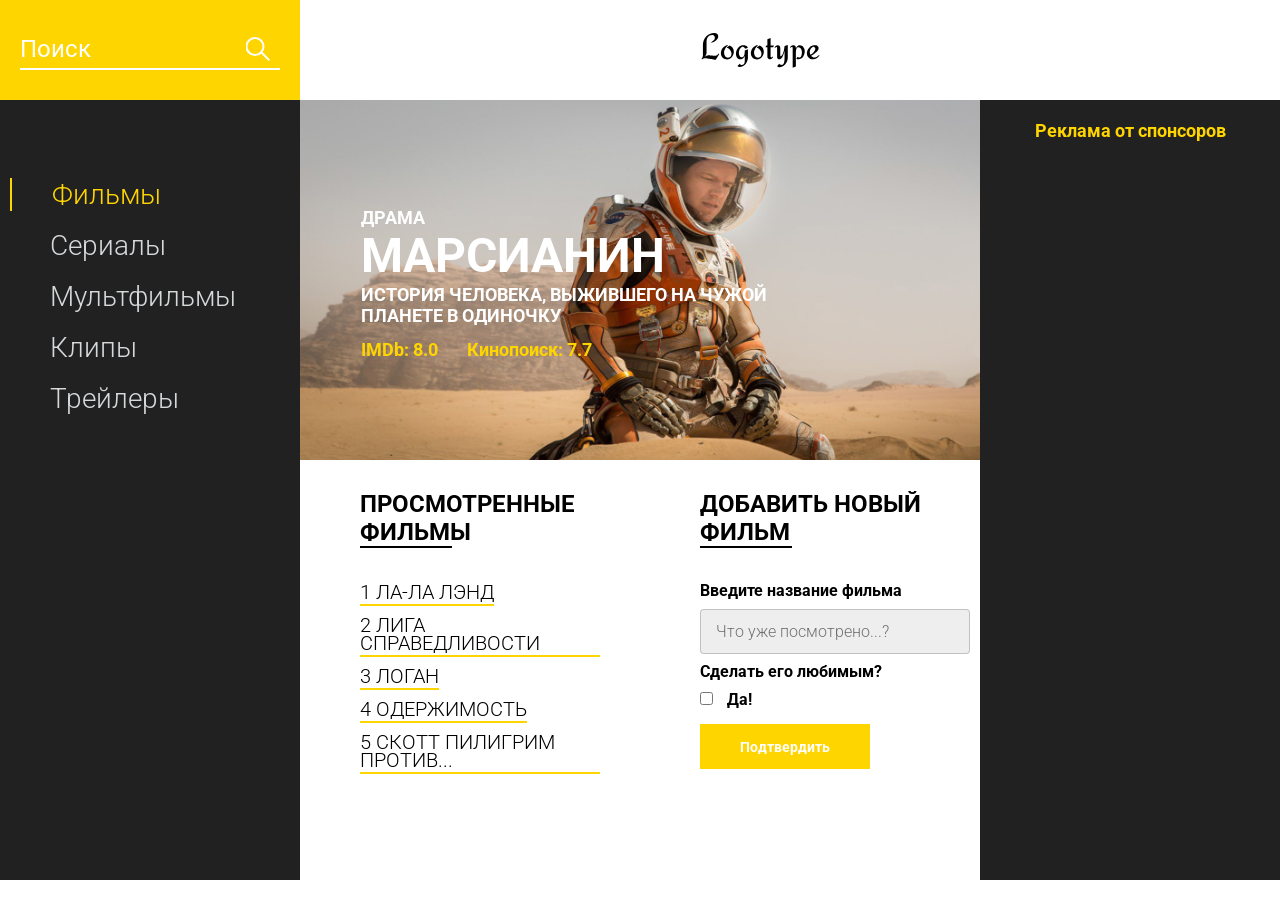
<file: 30_project_mDB/index.html>
<!DOCTYPE html>
<html lang="en">
<head>
    <meta charset="UTF-8">
    <meta name="viewport" content="width=device-width, initial-scale=1.0">
    <title>Movie DB</title>
    <link href="https://fonts.googleapis.com/css?family=Roboto:300,400,700&display=swap&subset=cyrillic-ext" rel="stylesheet">
    <link rel="stylesheet" href="css/style.min.css">
</head>
<body>
    <header class="header">
        <div class="header__search">
            <form action="#">
                <input type="text" placeholder="Поиск">
            </form>
        </div>
        <div class="header__logo">
            <img src="icons/Logotype.svg" alt="logo">
        </div>
    </header>
    <main class="promo">
        <div class="promo__menu">
            <nav class="promo__menu-list">
                <ul>
                    <li><a class="promo__menu-item promo__menu-item_active" href="#">Фильмы</a></li>
                    <li><a class="promo__menu-item" href="#">Сериалы</a></li>
                    <li><a class="promo__menu-item" href="#">Мультфильмы</a></li>
                    <li><a class="promo__menu-item" href="#">Клипы</a></li>
                    <li><a class="promo__menu-item" href="#">Трейлеры</a></li>
                </ul>
            </nav>
        </div>
        <div class="promo__content">
            <div class="promo__bg">
                <div class="promo__genre">КОМЕДИЯ</div>
                <div class="promo__title">МАРСИАНИН</div>
                <div class="promo__descr">ИСТОРИЯ ЧЕЛОВЕКА, ВЫЖИВШЕГО НА ЧУЖОЙ ПЛАНЕТЕ В ОДИНОЧКУ</div>
                <div class="promo__ratings">
                    <span>IMDb: 8.0</span>
                    <span>Кинопоиск: 7.7</span>
                </div>
            </div>
            <div class="promo__interactive">
                <div>
                    <div class="promo__interactive-title">ПРОСМОТРЕННЫЕ ФИЛЬМЫ</div>
                    <ul class="promo__interactive-list">
                        <li class="promo__interactive-item">ЛОГАН
                            <div class="delete"></div>
                        </li>
                        <li class="promo__interactive-item">ЛИГА СПРАВЕДЛИВОСТИ
                            <div class="delete"></div>
                        </li>
                        <li class="promo__interactive-item">ЛА-ЛА ЛЭНД
                            <div class="delete"></div>
                        </li>
                        <li class="promo__interactive-item">ОДЕРЖИМОСТЬ
                            <div class="delete"></div>
                        </li>
                        <li class="promo__interactive-item">СКОТТ ПИЛИГРИМ ПРОТИВ...
                            <div class="delete"></div>
                        </li>
                    </ul>
                </div>
                <div>
                    <form class="add">
                        <div class="promo__interactive-title">ДОБАВИТЬ НОВЫЙ ФИЛЬМ</div>
                        <span>Введите название фильма</span>
                        <input class="adding__input" type="text" placeholder="Что уже посмотрено...?">
                        <span>Сделать его любимым?</span>
                        <input type="checkbox">
                        <span class="yes">Да!</span>
                        <button>Подтвердить</button>
                    </form>
                </div>
            </div>
        </div>
        <div class="promo__adv">
            <div class="promo__adv-title">Реклама от спонсоров</div>
            <img src="img/content_1.jpg" alt="some picture">
            <img src="img/content_2.jpg" alt="some picture">
            <img src="img/content_3.png" alt="some picture">
        </div>
    </main>

    <script src="js/script.js"></script>
</body>
</html>
</file>
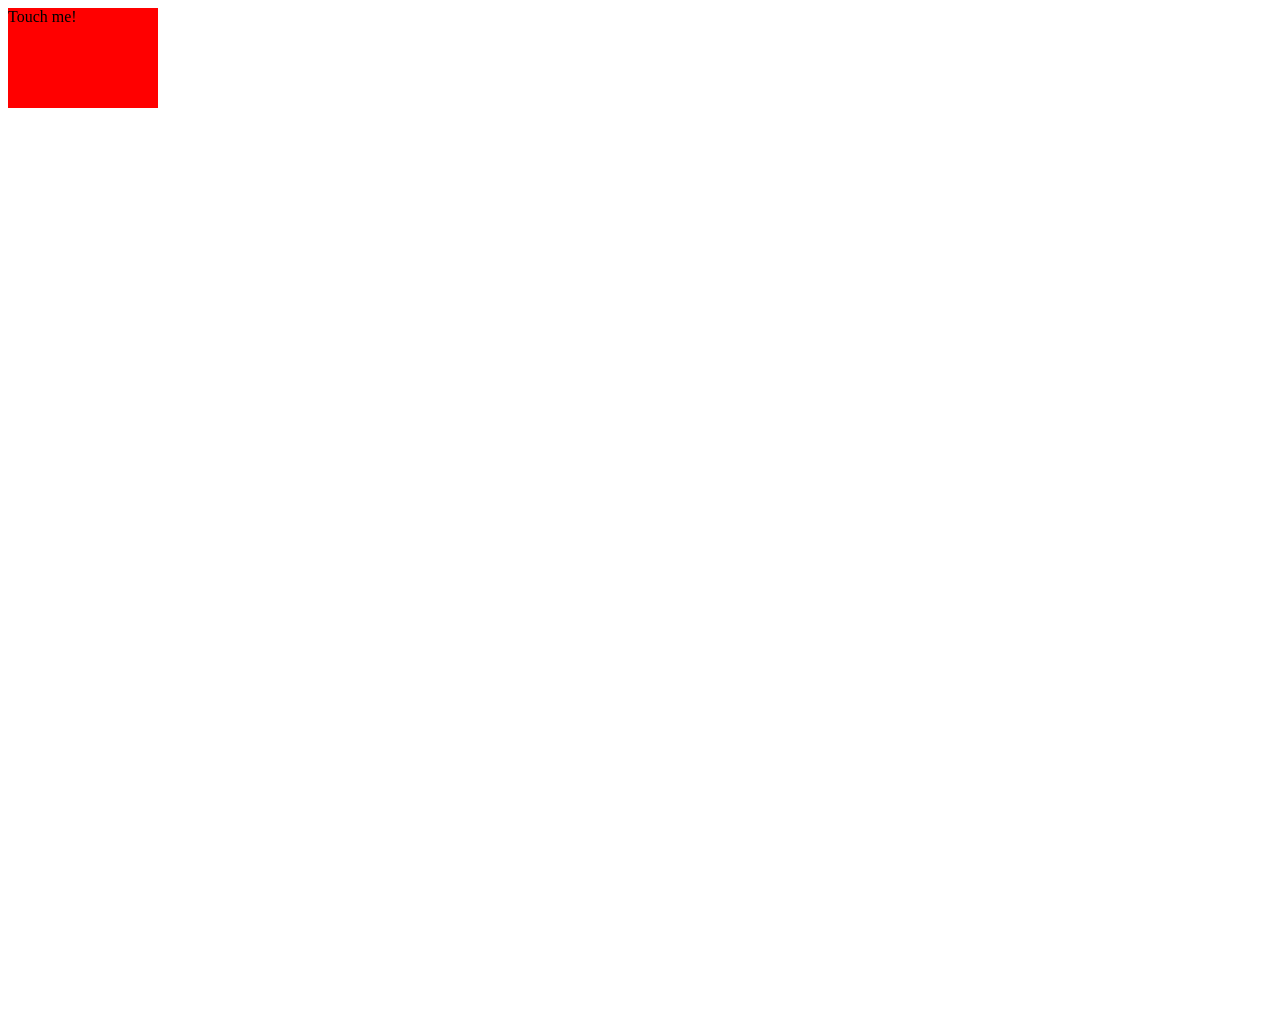
<file: 34_Mobile_device/index.html>
<!DOCTYPE html>
<html lang="en">
<head>
	<meta charset="UTF-8">
	<meta name="viewport" content="width=device-width, initial-scale=1, shrink-to-fit=no">
	<title>Document</title>
	<style>
		body {
			height: 1000px;
		}
		.box {
			width: 150px;
			height: 100px;
			background-color: red;
		}
	</style>
</head>
<body>
	
	<div class="box">
		Touch me!
	</div>

	<script src="34_Mobil_Device.js"></script>
</body>
</html>
</file>
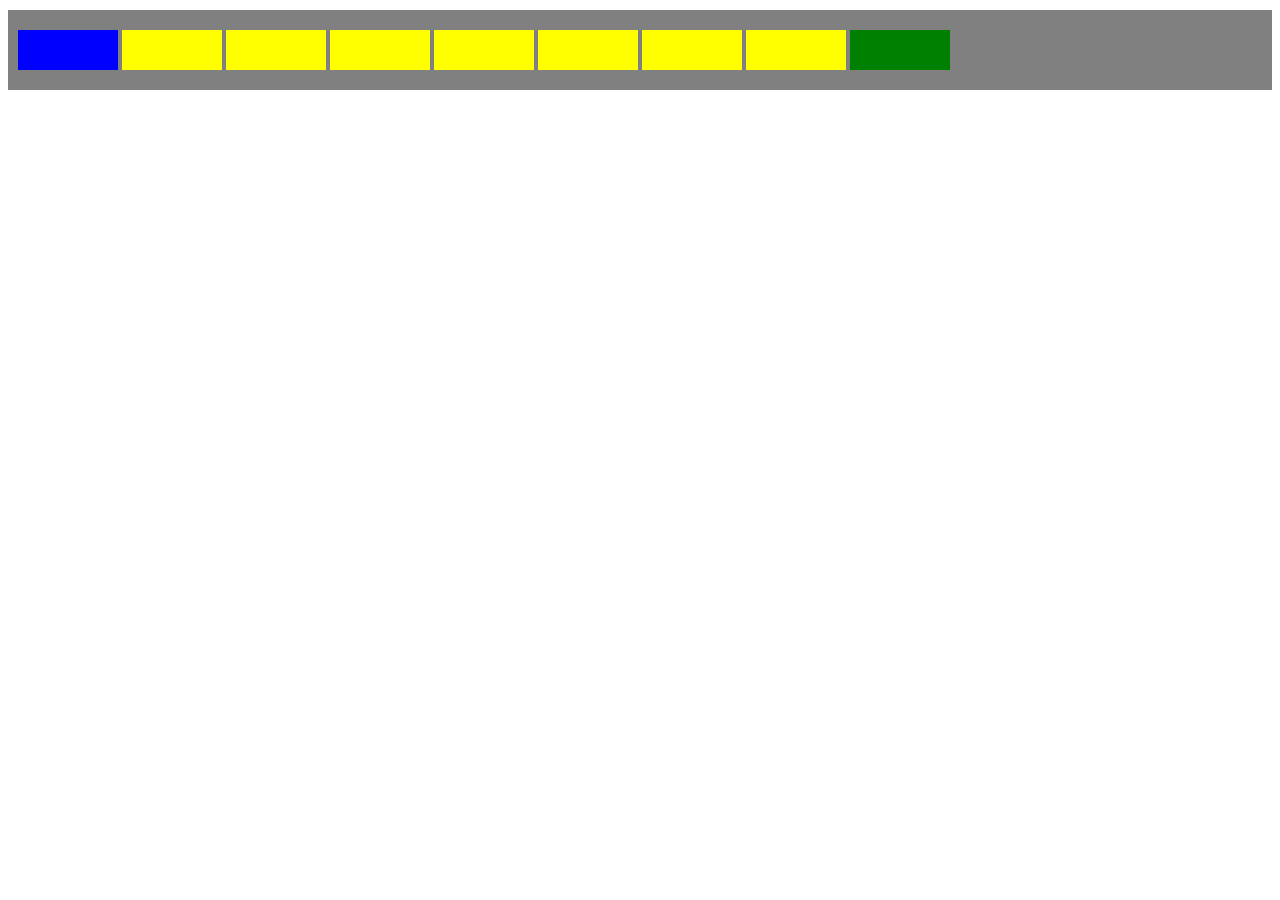
<file: 37/index.html>
<!DOCTYPE html>
<html lang="ru">
  <head>
    <meta charset="utf-8">
    <meta http-equiv="X-UA-Compatible" content="IE=edge">
   	<title>JavaScript</title>
   	<link rel="stylesheet" href="style.css">
  </head>
  <body>

    <div id="first" class="btn-block">
      <button class="blue some"></button>
      <button></button>
      <button></button>
      <button></button>
      <button></button>
      <button></button>
      <button></button>
      <button></button>
    </div>
    
	<script src="script.js"></script>
  </body>
</html>
</file>
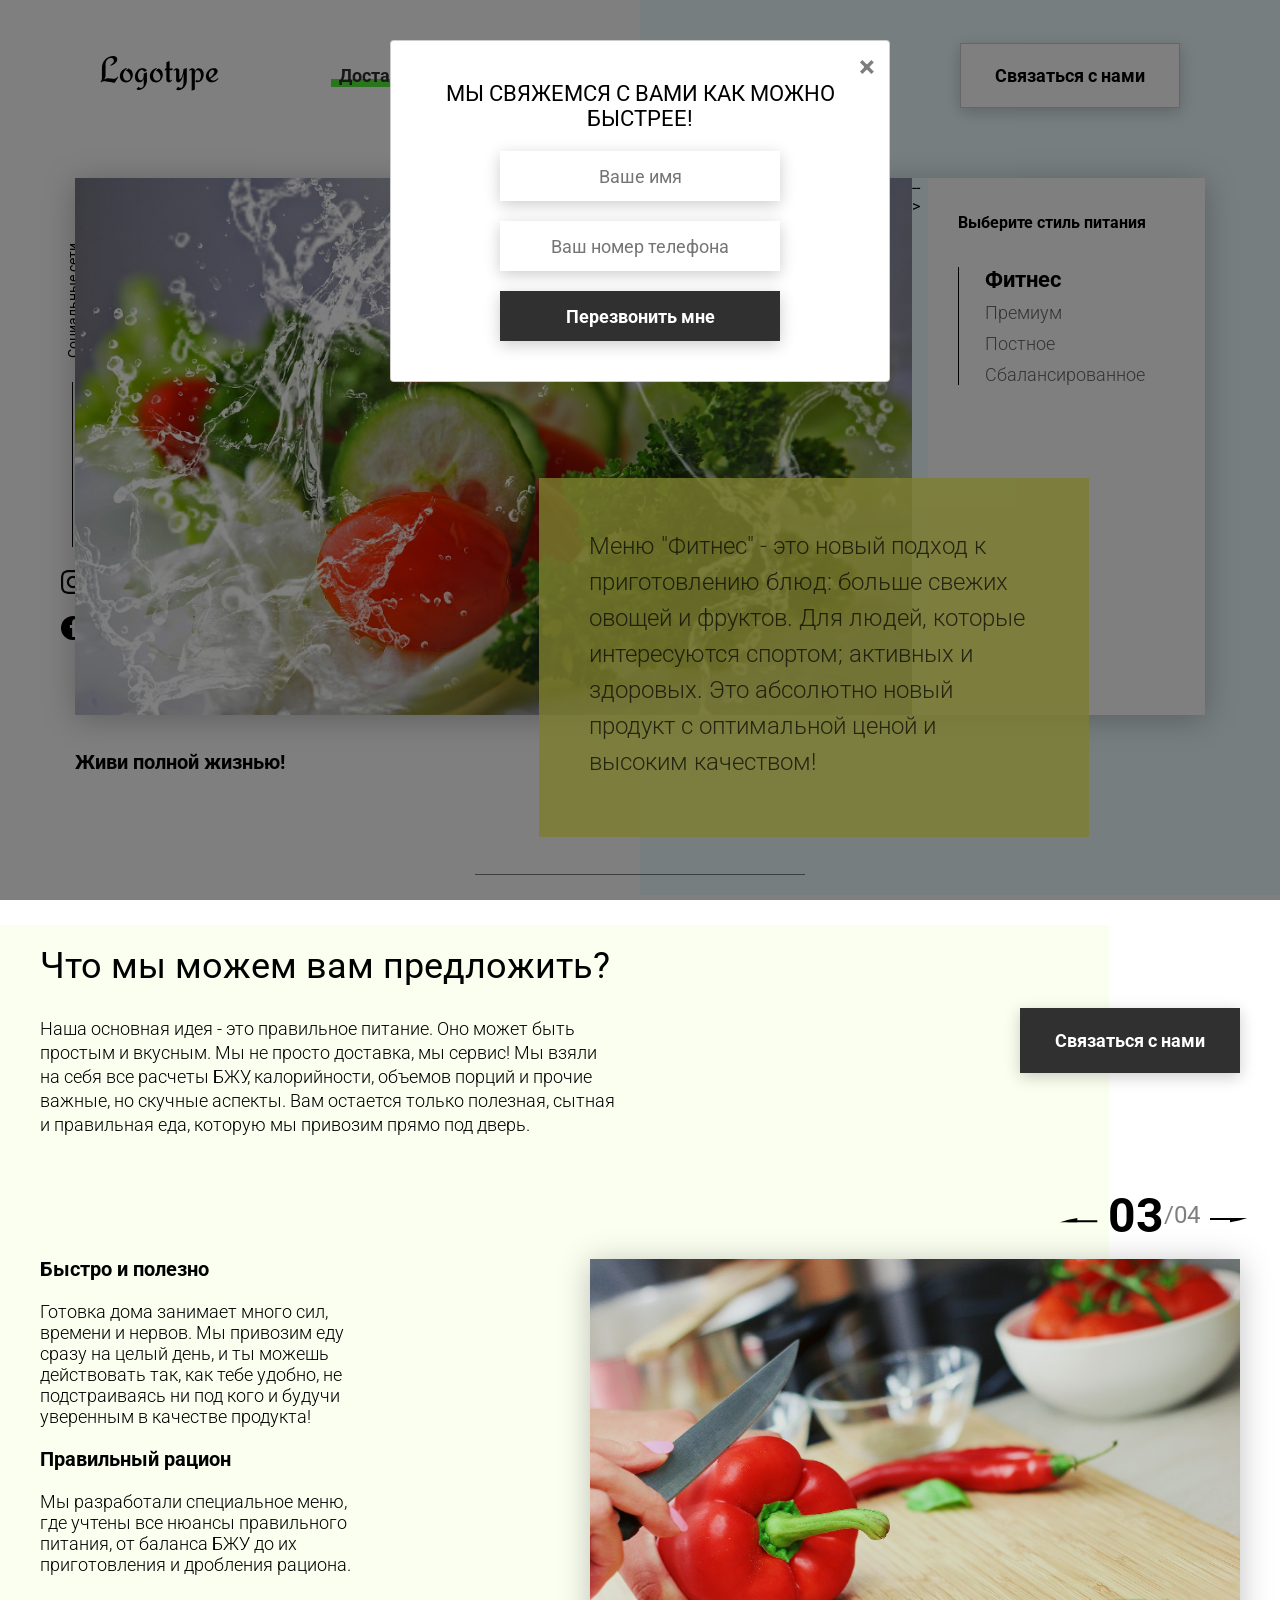
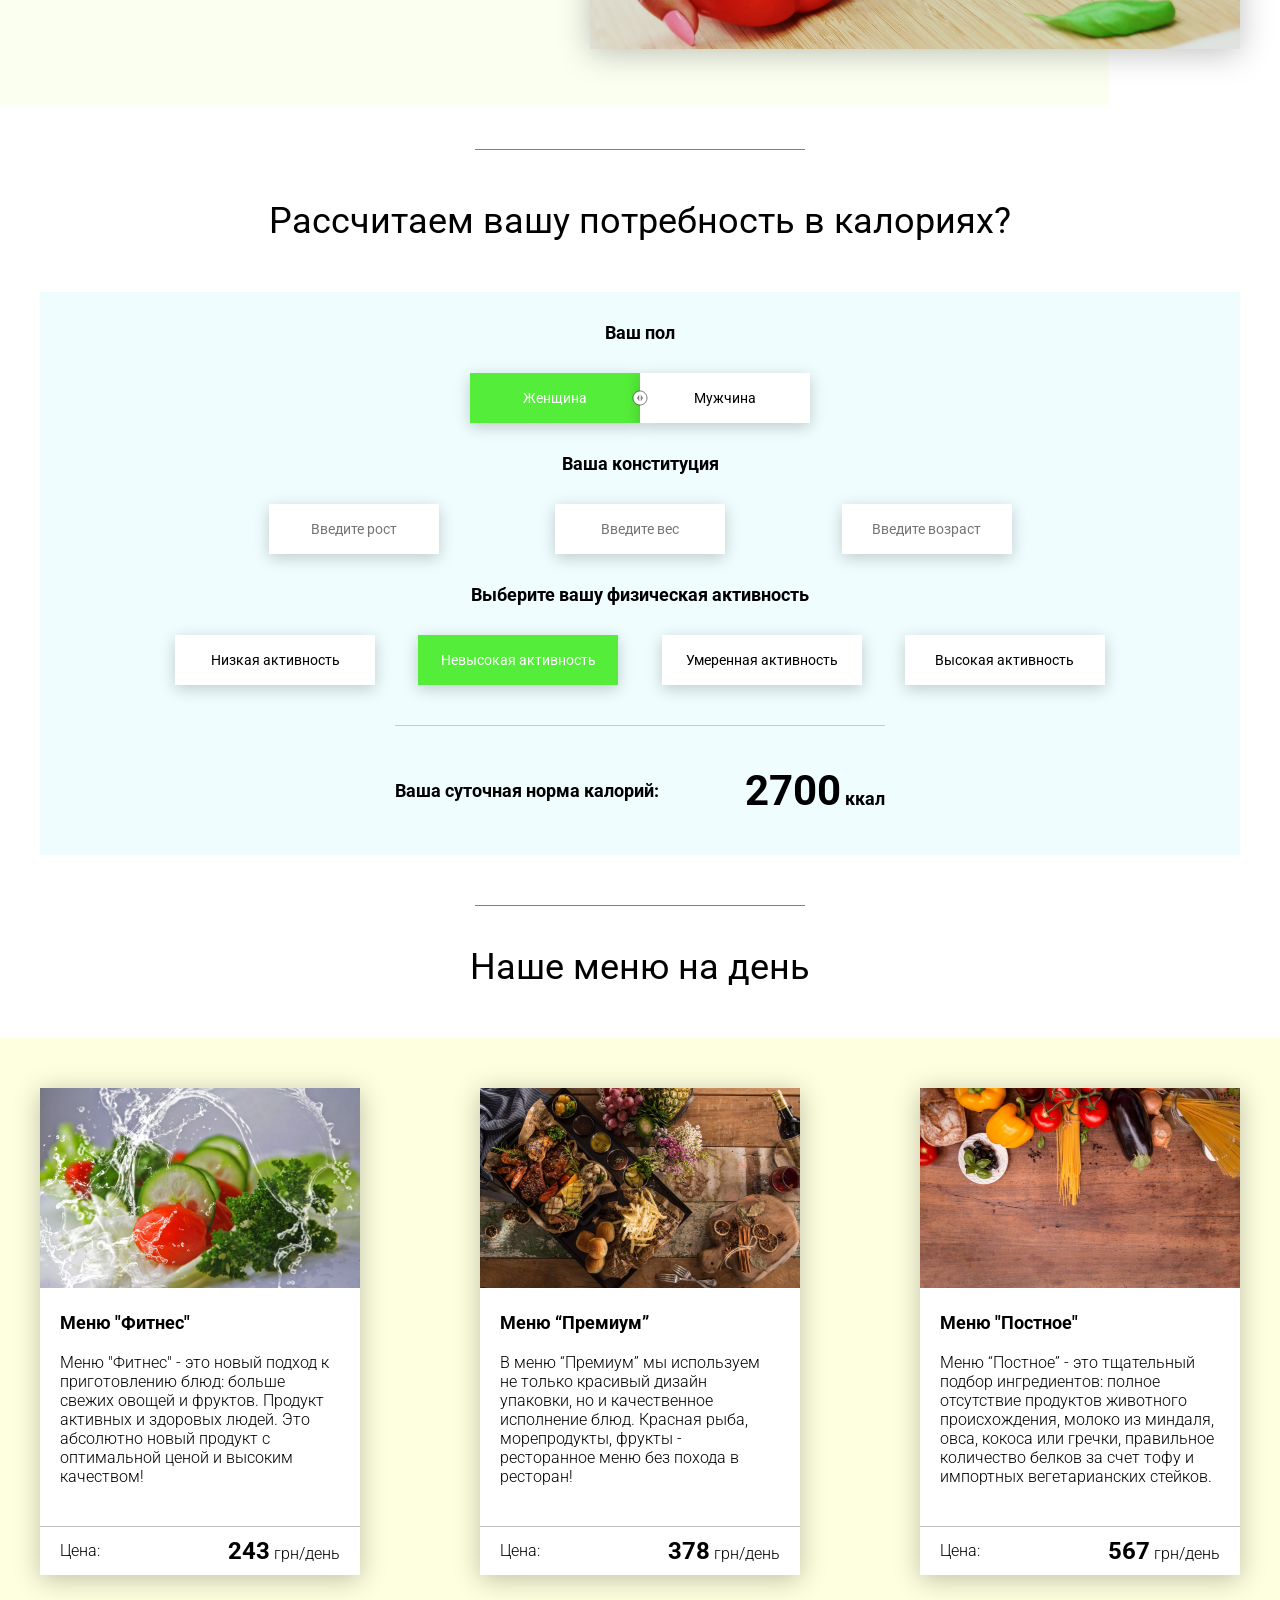
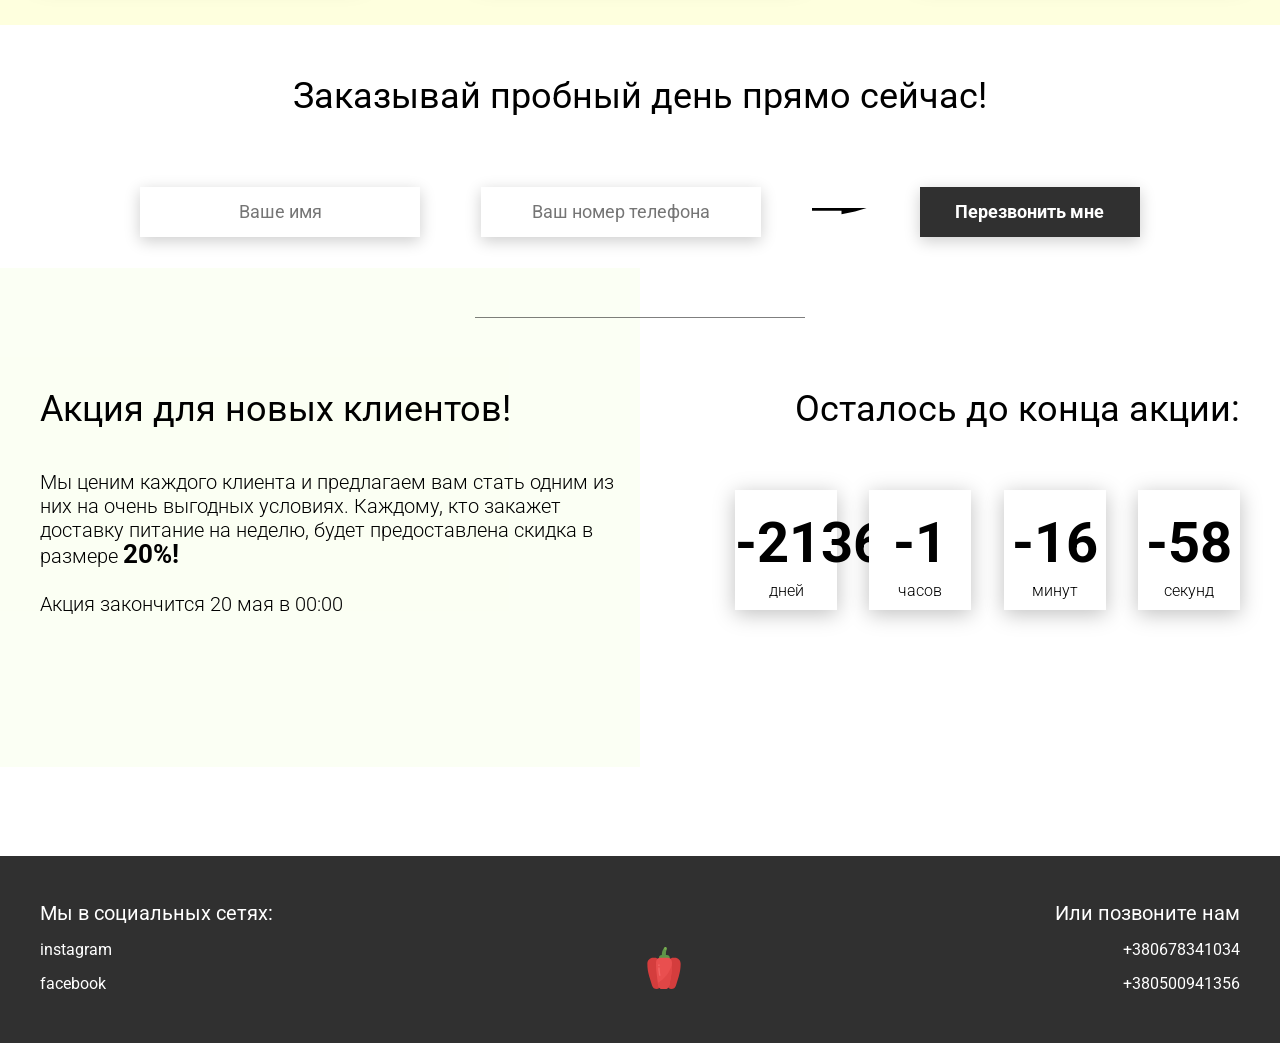
<file: 38_Food/index.html>
<!DOCTYPE html>
<html lang="en">
<head>
    <meta charset="UTF-8">
    <meta name="viewport" content="width=device-width, initial-scale=1.0">
    <title>Food</title>
    <link rel="stylesheet" href="css/style.css">
</head>
<body>
    <header class="header">
        <div class="header__left-block">
            <div class="header__logo">
                <img src="icons/logo.svg" alt="Логотип">
            </div>
            <nav class="header__links">
                <a href="#" class="header__link">Доставка питания</a>
                <a href="#" class="header__link">Второй пункт</a>
            </nav>
        </div>
        <div class="header__right-block">
            <button data-modal class="btn btn_white">Связаться с нами</button>
        </div>
    </header>
    <div class="sidepanel">
        <div class="sidepanel__text"><span>Социальные сети</span></div>
        <div class="sidepanel__divider"></div>
        <a href="#" class="sidepanel__icon">
            <img src="icons/instagram.svg" alt="instagram">
        </a>
        <a href="#" class="sidepanel__icon">
            <img src="icons/facebook.svg" alt="facebook">
        </a>
    </div>

    <div class="preview">
        <div class="bgc_blue"></div>
        <div class="container">
            <div class="tabcontainer">
                <div class="tabcontent">
                    <img src="img/tabs/vegy.jpg" alt="vegy">
                    <div class="tabcontent__descr">
                        Меню "Фитнес" - это новый подход к приготовлению блюд: больше свежих овощей и фруктов. Для людей, которые интересуются спортом; активных и здоровых. Это абсолютно новый продукт с оптимальной ценой и высоким качеством!
                    </div>
                </div>
                <div class="tabcontent">
                    <img src="img/tabs/elite.jpg" alt="elite">
                    <div class="tabcontent__descr">
                        Меню “Премиум” - мы используем не только красивый дизайн упаковки, но и качественное исполнение блюд. Красная рыба, морепродукты, фрукты - ресторанное меню без похода в ресторан!                                     
                    </div>
                </div> -->
                <div class="tabcontent">
                    <img src="img/tabs/post.jpg" alt="post">
                    <div class="tabcontent__descr">
                        Наше специальное “Постное меню” - это тщательный подбор ингредиентов: полное отсутствие продуктов животного происхождения. Полная гармония с собой и природой в каждом элементе! Все будет Ом!                                     
                    </div>
                </div> 
                <div class="tabcontent">
                    <img src="img/tabs/vegy.jpg" alt="vegy">
                    <div class="tabcontent__descr">
                        Меню "Сбалансированное" - это соответствие вашего рациона всем научным рекомендациям. Мы тщательно просчитываем вашу потребность в к/б/ж/у и создаем лучшие блюда для вас.
                    </div>
                </div>
                <div class="tabheader">
                    <h3>Выберите стиль питания</h3>
                    <div class="tabheader__items">
                        <div class="tabheader__item tabheader__item_active">Фитнес</div>
                        <div class="tabheader__item">Премиум</div>
                        <div class="tabheader__item">Постное</div>
                        <div class="tabheader__item">Сбалансированное</div>
                    </div>
                </div>
            </div>
            <div class="preview__life">Живи полной жизнью!</div>
        </div>
    </div>

    <div class="divider"></div>

    <div class="offer">
        <div class="bgc_y"></div>
        <div class="container">
            <div class="offer__text">
                <h2 class="title">Что мы можем вам предложить?</h2>
                <div class="offer__descr">
                    Наша основная идея - это правильное питание. Оно может быть простым и вкусным. Мы не просто доставка, мы сервис! Мы взяли на себя все расчеты БЖУ, калорийности, объемов порций и прочие важные, но скучные аспекты. Вам остается только полезная, сытная и правильная еда, которую мы привозим прямо под дверь.
                </div>
            </div>
            <div class="offer__action">
                <button data-modal class="btn btn_dark">Связаться с нами</button>
            </div>
        </div>
        <div class="container">
            <div class="offer__advantages">
                <h2>Быстро и полезно</h2>
                <div class="offer__advantages-text">
                    Готовка дома занимает много сил, времени и нервов. Мы привозим еду сразу на целый день, и ты можешь действовать так, как тебе удобно, не подстраиваясь ни под кого и будучи уверенным в качестве продукта!
                </div>
                <h2>Правильный рацион</h2>
                <div class="offer__advantages-text">
                    Мы разработали специальное меню, где учтены все нюансы правильного питания, от баланса БЖУ до их приготовления и дробления рациона.
                </div>
            </div>
            <div class="offer__slider">
                <div class="offer__slider-counter">
                    <div class="offer__slider-prev">
                        <img src="icons/left.svg" alt="prev">
                    </div>
                    <span id="current">03</span>
                    /
                    <span id="total">04</span>
                    <div class="offer__slider-next">
                        <img src="icons/right.svg" alt="next">
                    </div>
                </div>
                <div class="offer__slider-wrapper">
                    <div class="offer__slide">
                        <img src="img/slider/pepper.jpg" alt="pepper">
                    </div>
                    <!-- <div class="offer__slide">
                        <img src="img/slider/food-12.jpg" alt="food">
                    </div>
                    <div class="offer__slide">
                        <img src="img/slider/olive-oil.jpg" alt="oil">
                    </div>
                    <div class="offer__slide">
                        <img src="img/slider/paprika.jpg" alt="paprika">
                    </div> -->
                </div>
            </div>
        </div>
    </div>

    <div class="divider"></div>

    <div class="calculating">
        <div class="container">
            <h2 class="title">Рассчитаем вашу потребность в калориях?
            </h2>
            <div class="calculating__field">
                <div class="calculating__subtitle">
                    Ваш пол
                </div>
                <div class="calculating__choose" id="gender">
                    <div class="calculating__choose-item calculating__choose-item_active">Женщина</div>
                    <div class="calculating__choose-item">Мужчина</div>
                </div>

                <div class="calculating__subtitle">
                    Ваша конституция
                </div>
                <div class="calculating__choose calculating__choose_medium">
                    <input type="text" id="height" placeholder="Введите рост" class="calculating__choose-item">
                    <input type="text" id="weight" placeholder="Введите вес"  class="calculating__choose-item">
                    <input type="text" id="age" placeholder="Введите возраст" class="calculating__choose-item">
                </div>

                <div class="calculating__subtitle">
                    Выберите вашу физическая активность
                </div>
                <div class="calculating__choose calculating__choose_big">
                    <div id="low" class="calculating__choose-item">Низкая активность </div>
                    <div id="small"  class="calculating__choose-item calculating__choose-item_active">Невысокая активность</div>
                    <div id="medium" class="calculating__choose-item">Умеренная активность</div>
                    <div id="high" class="calculating__choose-item">Высокая активность</div>
                </div>

                <div class="calculating__divider"></div>

                <div class="calculating__total">
                    <div class="calculating__subtitle">
                        Ваша суточная норма калорий:
                    </div>
                    <div class="calculating__result">
                        <span>2700</span> ккал
                    </div>
                </div>
            </div>
        </div>
    </div>

    <div class="divider"></div>

    <div class="menu">
        <h2 class="title">Наше меню на день</h2>

        <div class="menu__field">
            <div class="container">
                <!-- <div class="menu__item">
                    <img src="img/tabs/vegy.jpg" alt="vegy">
                    <h3 class="menu__item-subtitle">Меню "Фитнес"</h3>
                    <div class="menu__item-descr">Меню "Фитнес" - это новый подход к приготовлению блюд: больше свежих овощей и фруктов. Продукт активных и здоровых людей. Это абсолютно новый продукт с оптимальной ценой и высоким качеством!</div>
                    <div class="menu__item-divider"></div>
                    <div class="menu__item-price">
                        <div class="menu__item-cost">Цена:</div>
                        <div class="menu__item-total"><span>229</span> грн/день</div>
                    </div>
                </div>
                <div class="menu__item">
                    <img src="img/tabs/elite.jpg" alt="elite">
                    <h3 class="menu__item-subtitle">Меню “Премиум”</h3>
                    <div class="menu__item-descr">В меню “Премиум” мы используем не только красивый дизайн упаковки, но и качественное исполнение блюд. Красная рыба, морепродукты, фрукты - ресторанное меню без похода в ресторан!</div>
                    <div class="menu__item-divider"></div>
                    <div class="menu__item-price">
                        <div class="menu__item-cost">Цена:</div>
                        <div class="menu__item-total"><span>550</span> грн/день</div>
                    </div>
                </div>
                <div class="menu__item">
                    <img src="img/tabs/post.jpg" alt="post">
                    <h3 class="menu__item-subtitle">Меню "Постное"</h3>
                    <div class="menu__item-descr">Меню “Постное” - это тщательный подбор ингредиентов: полное отсутствие продуктов животного происхождения, молоко из миндаля, овса, кокоса или гречки, правильное количество белков за счет тофу и импортных вегетарианских стейков. </div>
                    <div class="menu__item-divider"></div>
                    <div class="menu__item-price">
                        <div class="menu__item-cost">Цена:</div>
                        <div class="menu__item-total"><span>430</span> грн/день</div>
                    </div>
                </div> -->
            </div>
        </div>
    </div>

    <div class="order">
        <div class="container">
            <div class="title">Заказывай пробный день прямо сейчас!</div>
            <form action="#" class="order__form">
                <input required placeholder="Ваше имя" name="name" type="text" class="order__input">
                <input required placeholder="Ваш номер телефона" name="phone" type="phone" class="order__input">
                <img src="icons/right.svg" alt="right">
                <button class="btn btn_dark btn_min">Перезвонить мне</button>
            </form>
        </div>
    </div>

    <div class="divider"></div>

    <div class="promotion">
        <div class="bgc_y"></div>
        <div class="container">
            <div class="promotion__text">
                <div class="title">Акция для новых клиентов!</div>
                <div class="promotion__descr">
                    Мы ценим каждого клиента и предлагаем вам стать одним из них на очень выгодных условиях. 
                    Каждому, кто закажет доставку питание на неделю, будет предоставлена скидка в размере <span>20%!</span>
                    <br><br>
                    Акция закончится 20 мая в 00:00
                </div>
            </div>
            <div class="promotion__timer">
                <div class="title">Осталось до конца акции:</div>
                <div class="timer">
                    <div class="timer__block">
                        <span id="days">12</span>
                        дней
                    </div>
                    <div class="timer__block">
                        <span id="hours">20</span>
                        часов
                    </div>
                    <div class="timer__block">
                        <span id="minutes">56</span>
                        минут
                    </div>
                    <div class="timer__block">
                        <span id="seconds">20</span>
                        секунд
                    </div>
                </div>
            </div>
        </div>
    </div>

    <footer class="footer">
        <div class="container">
            <div class="social">
                <div class="subtitle">Мы в социальных сетях:</div>
                <a href="#" class="link">instagram</a>
                <a href="#" class="link">facebook</a>
            </div>
            <div class="pepper">
                <img src="icons/veg.svg" alt="pepper">
            </div>
            <div class="call">
                <div class="subtitle">Или позвоните нам</div>
                <a href="#" class="link">+380678341034</a>
                <a href="#" class="link">+380500941356</a>
            </div>
        </div>
    </footer>

    <div class="modal">
        <div class="modal__dialog">
            <div class="modal__content">
                <form action="#">
                    <div data-close class="modal__close">&times;</div>
                    <div class="modal__title">Мы свяжемся с вами как можно быстрее!</div>
                    <input required placeholder="Ваше имя" name="name" type="text" class="modal__input">
                    <input required placeholder="Ваш номер телефона" name="phone" type="phone" class="modal__input">
                    <button class="btn btn_dark btn_min">Перезвонить мне</button>
                </form>
            </div>
        </div>
    </div>

<script src="js/script.js"></script>    
</body>
</html>
</file>
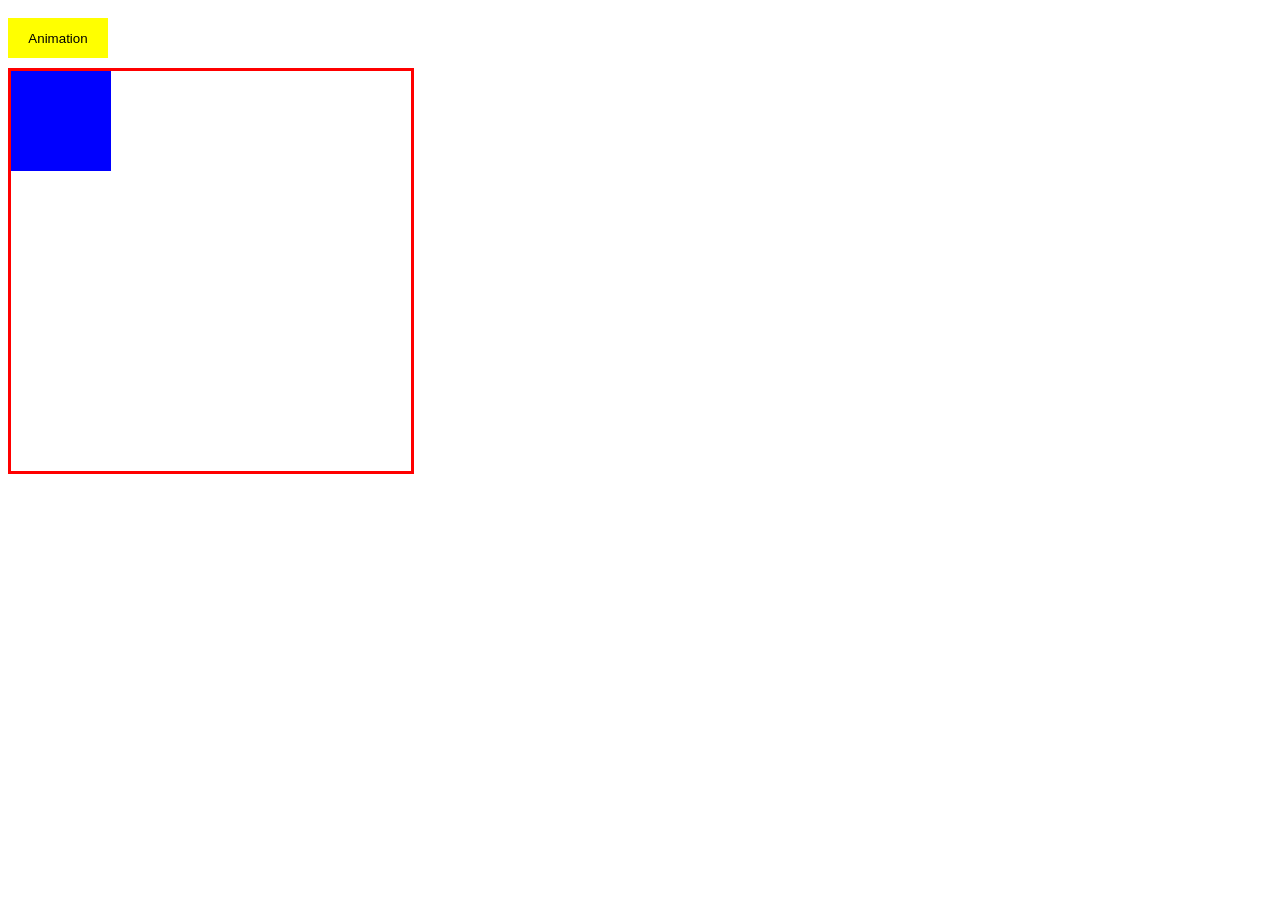
<file: 39_timeAut/index.html>
<!DOCTYPE html>
<html lang="ru">
  <head>
    <meta charset="utf-8">
    <meta http-equiv="X-UA-Compatible" content="IE=edge">
   	<title>Java Script</title>
   	<link rel="stylesheet" href="style.css">
  </head>
  <body>
    <button class="btn">Animation</button>
    <div class="wrapper">
        <div class="box"></div>
    </div>

	<script src="script.js"></script>
  </body>
</html>
</file>
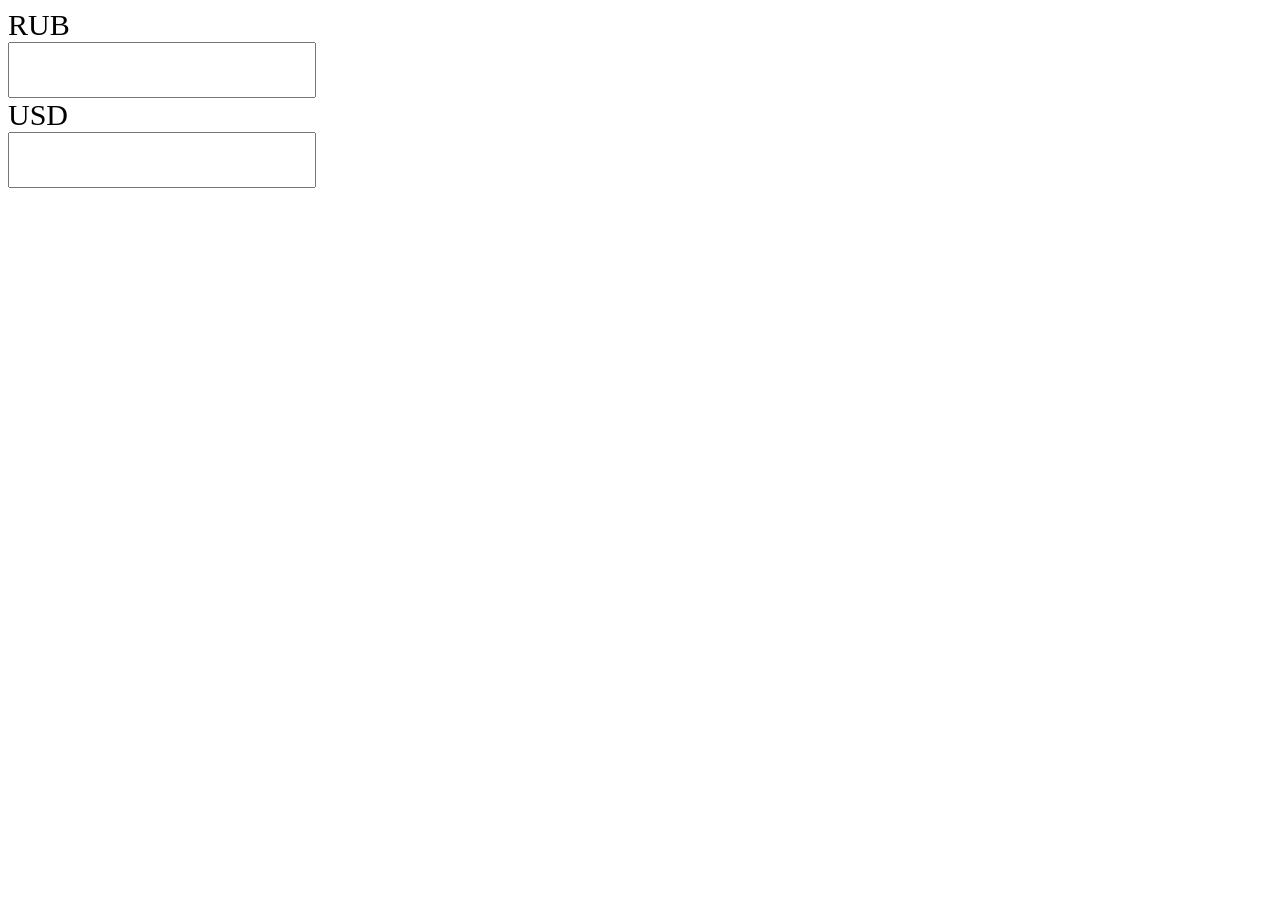
<file: 52_Ajax/index.html>
<!DOCTYPE html>
<html lang="en">
<head>
    <meta charset="UTF-8">
    <meta name="viewport" content="width=device-width, initial-scale=1.0">
    <meta http-equiv="X-UA-Compatible" content="ie=edge">
    <title>Calc</title>
    <style>
        label {
            display: block;
            font-size: 30px;
        }
        input {
            width: 300px;
            height: 50px;
            font-size: 30px;
        }
    </style>
</head>
<body>
    <label for="rub">RUB</label>
    <input id="rub" type="text">
    <label for="usd">USD</label>
    <input id="usd" type="text">
    <script src="js/script.js"></script>
</body>
</html>
</file>
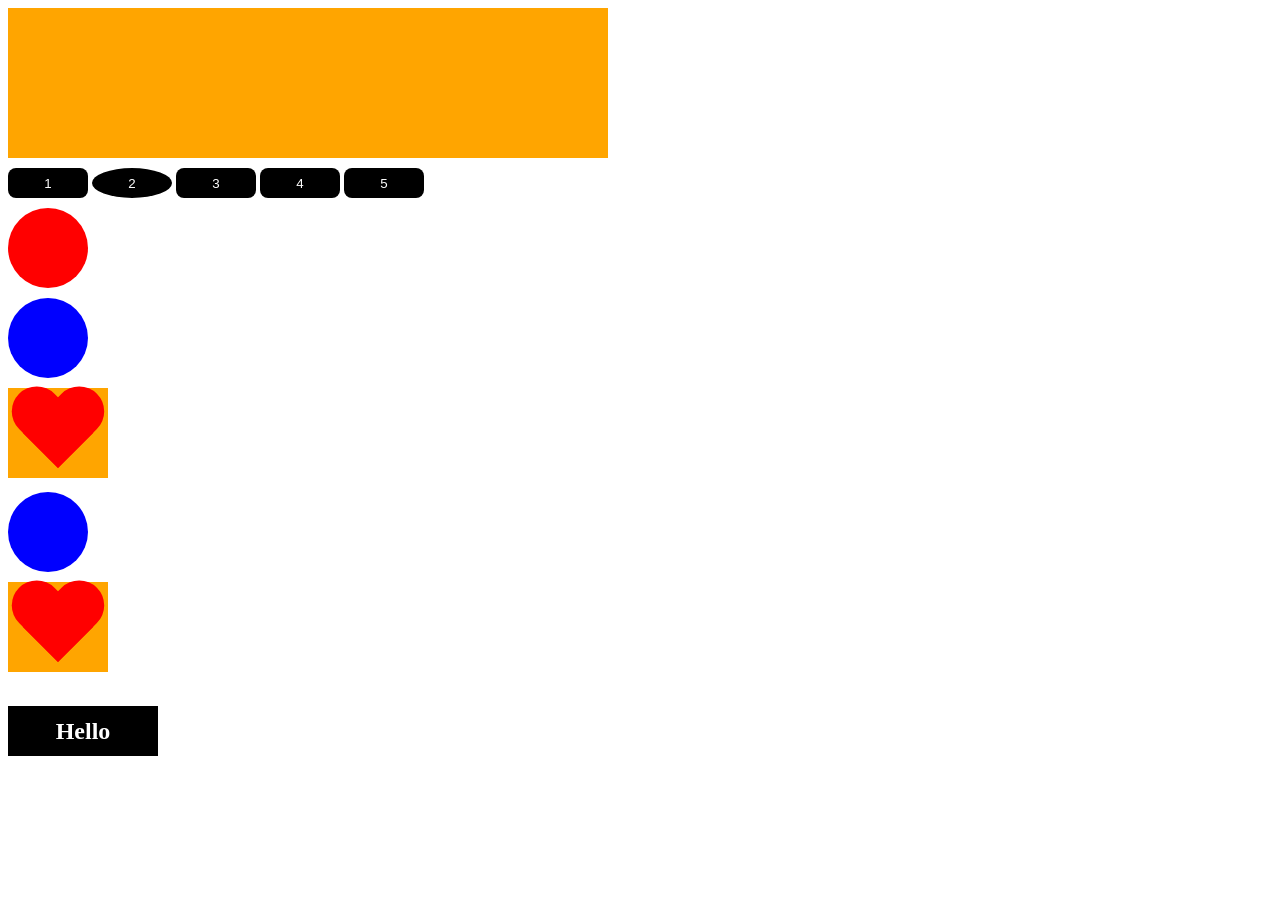
<file: New_project_01/index.html>
<!DOCTYPE html>
<html lang="ru">
	<head>
		<meta charset="utf-8">
		<meta http-equiv="X-UA-Compatible" content="IE=edge">
		<title>JavaScript</title>
		<link rel="stylesheet" href="css/style.css">
	</head>
	<body>
		<div class="box" id="box"></div>
		<button>1</button>
		<button>2</button>
		<button>3</button>
		<button>4</button>
		<button>5</button>

		<div class="circle"></div>
		<div class="circle"></div>
		<div class="circle"></div>

		<div class="wrapper">
			<div class="heart"></div>
			<div class="heart"></div>
            <div class="heart"></div>
            
		</div>

		<script src="js/script.js"></script>
	</body>
</html>
</file>
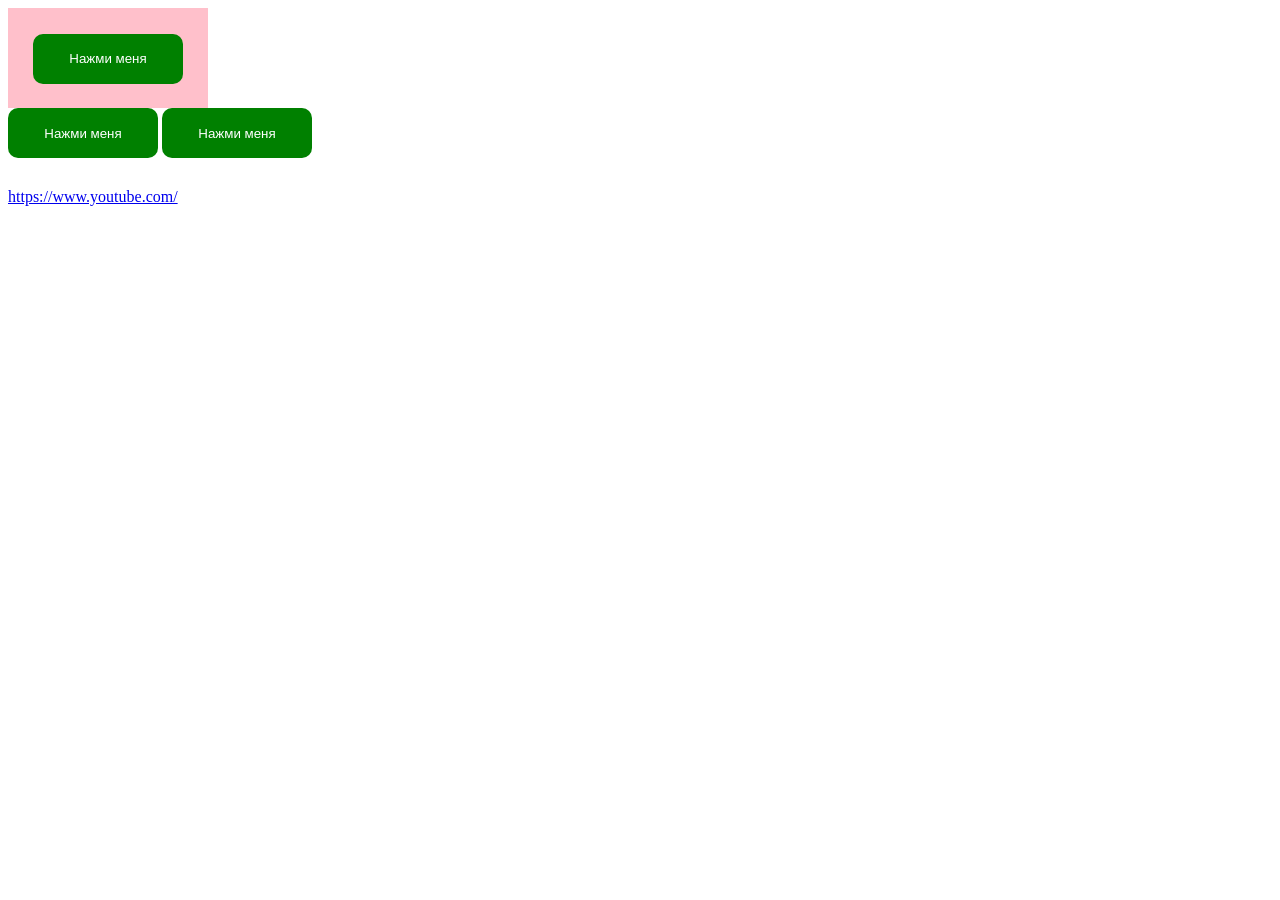
<file: 31_Events/preview/index.html>
<!DOCTYPE html>
<html lang="ru">
  <head>
		<meta charset="utf-8">
		<meta http-equiv="X-UA-Compatible" content="IE=edge">
		<title>JavaScript</title>
		<link rel="stylesheet" href="css.css">
  </head>
  <body>
        <div class="overlay">
			<button  id="btn">Нажми меня</button>
		</div>
		<button >Нажми меня</button>
		<button>Нажми меня</button>

    	<a href="https://www.youtube.com/">https://www.youtube.com/</a>

		<script src="script.js"></script>
  </body>
</html>
</file>
<file: 37/style.css>
.box {
  position: absolute;
  width: 100px;
  height: 100px;
  background-color: blue;
}
.wrapper {
  position: relative;
  width: 400px;
  height: 400px;
  border: 3px solid red;
}
.btn-block {
	padding: 10px;
	background-color: grey;
	margin-top: 10px;
}
button {
  margin-bottom: 10px;
  margin-top: 10px;
  width: 100px;
  height: 40px;
  background-color: yellow;
  border: none;
  transition: 0.3s all;
}

.blue {
    background-color: blue;
}

.red {
    background-color: red;
}

.green {
    background-color: green;
}
</file>
<file: 38_Food/css/style.css>
@import url(https://fonts.googleapis.com/css?family=Roboto:300,400,700&display=swap&subset=cyrillic-ext);*{box-sizing:border-box;margin:0;padding:0;font-family:Roboto,sans-serif}a{text-decoration:none}.btn{width:220px;height:65px;display:flex;justify-content:center;align-items:center;background-color:#fff;font-size:18px;font-weight:700;border:1px solid rgba(0,0,0,.2);box-shadow:0 4px 15px rgba(0,0,0,.2);cursor:pointer;transition:.3s all;outline:0}.btn_white{background-color:#fff}.btn_dark{background-color:#303030;color:#fff;border:none}.btn_min{height:50px}.btn:hover{box-shadow:0 4px 30px rgba(0,0,0,.3)}.container{max-width:1200px;margin:0 auto}.divider{width:330px;height:1px;margin:0 auto;background-color:rgba(0,0,0,.5)}.title{font-size:36px;font-weight:400}.header{display:flex;justify-content:space-between;align-items:center;height:150px;padding:0 100px}.header__left-block{display:flex;justify-content:space-between;min-width:550px}.header__logo{max-width:170px}.header__logo img{width:100%}.header__links{display:flex;align-items:center}.header__link{position:relative;margin-right:45px;font-weight:700;font-size:18px;color:#303030}.header__link:after{content:'';position:absolute;display:block;width:110%;left:-5%;bottom:-1px;z-index:-1;height:8px;background:#54ed39}.header__link:last-child{margin-right:0}.sidepanel{position:fixed;left:60px;top:240px;height:400px;width:25px;display:flex;flex-direction:column;justify-content:space-between;align-items:center}.sidepanel__text{width:120px;height:120px;font-size:14px}.sidepanel__text span{display:flex;transform:rotate(-90deg) translateX(-50px)}.sidepanel__divider{width:1px;height:165px;background-color:#000}.sidepanel__icon{width:24px;height:24px}.sidepanel__icon img{width:100%}.preview{padding:28px 0 100px 0;position:relative}.preview__life{font-weight:700;font-size:20px;margin-left:35px;margin-top:35px}.bgc_blue{position:absolute;right:0;top:-155px;width:50vw;height:900px;background:rgba(146,242,255,.15);z-index:-1}.tabcontainer{display:flex;width:1130px;margin:0 auto;box-shadow:0 4px 30px rgba(0,0,0,.25)}.tabcontent{width:850px;position:relative}.tabcontent img{width:100%;height:100%;object-fit:cover}.tabcontent__descr{position:absolute;top:300px;right:-177px;width:550px;height:359px;background:rgba(251,254,93,.8);padding:50px;font-size:24px;font-weight:300;line-height:36px;color:rgba(0,0,0,.7)}.tabheader{width:280px;padding:35px 30px;background-color:#fff}.tabheader h3{font-weight:700;font-size:16px}.tabheader__items{margin-top:35px;padding-left:26px;border-left:1px solid #000}.tabheader__item{font-weight:700;font-size:18px;font-weight:300;margin-top:10px;color:rgba(0,0,0,.6);cursor:pointer;transition:.3s all}.tabheader__item_active{color:#000;font-size:22px;font-weight:700}.offer{padding:70px 0 100px 0;position:relative}.offer .container{display:flex;justify-content:space-between}.offer .bgc_y{position:absolute;width:1109px;height:780px;background:rgba(243,255,222,.45);z-index:-1;top:50px}.offer__text{width:580px}.offer__descr{font-size:18px;margin-top:30px;font-weight:300;line-height:24px}.offer__action{display:flex;align-items:center;justify-content:flex-end}.offer__advantages{width:330px;margin-top:50px}.offer__advantages h2{font-weight:700;font-size:20px;margin-top:20px}.offer__advantages h2:first-child{margin-top:70px}.offer__advantages-text{margin-top:20px;font-size:18px;font-weight:300;line-height:21px}.offer__slider{width:650px;margin-top:50px;display:flex;flex-direction:column;align-items:flex-end}.offer__slider-counter{display:flex;width:180px;align-items:center;font-size:24px;color:rgba(0,0,0,.5)}.offer__slider-wrapper{width:100%;margin-top:15px;box-shadow:0 4px 30px rgba(0,0,0,.25)}.offer__slider-prev{margin-right:10px;cursor:pointer}.offer__slider-next{margin-left:10px;cursor:pointer}.offer__slider #current{font-size:48px;font-weight:700;color:#000}.offer__slide{width:100%;height:390px}.offer__slide img{width:100%;height:100%;object-fit:cover}.calculating{padding:50px 0}.calculating .title{text-align:center}.calculating__field{width:100%;margin-top:50px;background:rgba(146,242,255,.15);padding:30px 0 40px 0}.calculating__subtitle{text-align:center;font-size:18px;font-weight:700;margin-top:30px}.calculating__subtitle:first-child{margin-top:0}.calculating #gender:after{content:'';position:absolute;top:50%;transform:translateY(-50%);display:block;width:16px;height:16px;background:url(../icons/switch.svg) center center/cover no-repeat}.calculating__choose{position:relative;display:flex;margin-top:30px;justify-content:center}.calculating__choose-item{display:flex;align-items:center;justify-content:center;width:170px;height:50px;padding:0 10px;background:#fff;box-shadow:0 4px 15px rgba(0,0,0,.2);border:none;text-align:center;font-size:14px;cursor:pointer;outline:0;transition:.3s all}.calculating__choose-item_active{color:#fff;background-color:#54ed39}.calculating__choose_medium{width:743px;justify-content:space-between;margin:30px auto 0 auto}.calculating__choose_big{width:930px;justify-content:space-between;margin:30px auto 0 auto}.calculating__choose_big .calculating__choose-item{width:200px}.calculating__divider{width:490px;height:1px;margin:40px auto;background-color:rgba(0,0,0,.2)}.calculating__total{width:490px;margin:0 auto;display:flex;justify-content:space-between;align-items:center}.calculating__result{font-size:18px;font-weight:700}.calculating__result span{font-size:42px}.menu{padding:40px 0 50px 0}.menu .container{display:flex;justify-content:space-between;align-items:flex-start}.menu .title{text-align:center}.menu__field{margin-top:50px;padding:50px 0;width:100%;background:rgba(249,254,126,.25)}.menu__item{width:320px;min-height:450px;background:#fff;box-shadow:0 4px 25px rgba(0,0,0,.25);font-size:16px;font-weight:300}.menu__item img{width:100%;height:200px;object-fit:cover}.menu__item-subtitle{font-weight:700;font-size:18px;padding:0 20px;margin-top:20px}.menu__item-descr{margin-top:20px;padding:0 20px}.menu__item-divider{width:100%;height:1px;background-color:rgba(0,0,0,.25);margin-top:40px}.menu__item-price{display:flex;justify-content:space-between;align-items:center;padding:10px 20px}.menu__item-price span{font-size:24px;font-weight:700}.order{padding-bottom:80px}.order .title{text-align:center}.order__form{margin-top:70px;padding:0 100px;display:flex;justify-content:space-between;align-items:center}.order__form img{transform:scale(1.5)}.order__input{width:280px;height:50px;background:#fff;box-shadow:0 4px 15px rgba(0,0,0,.2);border:none;font-size:18px;text-align:center;padding:0 20px;outline:0}.promotion{padding:70px 0 240px 0;position:relative}.promotion .container{display:flex}.promotion .bgc_y{position:absolute;width:50%;height:499px;background:rgba(243,255,222,.35);z-index:-1;top:-50px;left:0}.promotion__text{width:50%}.promotion__descr{margin-top:40px;font-size:20px;line-height:24px;font-weight:300}.promotion__descr span{font-weight:700;font-size:26px}.promotion__timer{width:50%}.promotion__timer .title{text-align:right}.promotion__timer .timer{margin-top:60px;padding-left:95px;display:flex;justify-content:space-between;align-items:center}.promotion__timer .timer__block{width:102px;height:120px;background:#fff;box-shadow:0 4px 20px rgba(0,0,0,.25);font-size:16px;font-weight:300;text-align:center}.promotion__timer .timer__block span{display:block;margin-top:20px;margin-bottom:5px;font-size:56px;font-weight:700}.footer{min-height:180px;background-color:#303030;padding:45px 0 50px 0;color:#fff}.footer .container{height:100%;display:flex;justify-content:space-between;align-items:flex-end}.footer .subtitle{font-size:20px}.footer .link{display:block;margin-top:15px;font-size:16px;color:#fff}.footer .call{text-align:right}.modal{position:fixed;top:0;left:0;z-index:1050;display:none;width:100%;height:100%;overflow:hidden;background-color:rgba(0,0,0,.5)}.modal__dialog{max-width:500px;margin:40px auto}.modal__content{position:relative;width:100%;padding:40px;background-color:#fff;border:1px solid rgba(0,0,0,.2);border-radius:4px;max-height:80vh;overflow-y:auto}.modal__close{position:absolute;top:8px;right:14px;font-size:30px;color:#000;opacity:.5;font-weight:700;border:none;background-color:transparent;cursor:pointer}.modal__title{text-align:center;font-size:22px;text-transform:uppercase}.modal__input{display:block;margin:20px auto 20px auto;width:280px;height:50px;background:#fff;box-shadow:0 4px 15px rgba(0,0,0,.2);border:none;font-size:18px;text-align:center;padding:0 20px;outline:0}.modal .btn{display:block;width:280px;margin:0 auto}.show{display:block}.hide{display:none}.fade{animation-name: fade;animation-duration: 1.5s;}@keyframes fade{from{opacity: 0.1;}to{opacity: 1;}}
</file>
<file: 39_timeAut/style.css>
.box {
  position: absolute;
  width: 100px;
  height: 100px;
  background-color: blue;
}
.wrapper {
  position: relative;
  width: 400px;
  height: 400px;
  border: 3px solid red;
}
button {
  margin-bottom: 10px;
  margin-top: 10px;
  width: 100px;
  height: 40px;
  background-color: yellow;
  border: none;
}
</file>
<file: New_project_01/css/style.css>
.box {
  width: 150px;
  height: 150px;
  background-color: red;
}
button {
	width: 80px;
	height: 30px;
	margin-top: 10px;
	border: none;
	border-radius: 8px;
	background-color: #000;
	color: #fff;
	cursor: pointer;
	outline: none;
}

.circle {
	width: 80px;
	height: 80px;
	background-color: blue;
	display: block;
	margin-top: 10px;
	border-radius: 100%;
}

.heart {
	display: inline-block;
    position: relative;
    width: 100px;
    height: 90px;
    margin-top: 10px;
}
.heart:before,
.heart:after {
    position: absolute;
    content: "";
    left: 50px;
    top: 0;
    width: 50px;
    height: 80px;
    background: red;
    -moz-border-radius: 50px 50px 0 0;
    border-radius: 50px 50px 0 0;
    -webkit-transform: rotate(-45deg);
       -moz-transform: rotate(-45deg);
        -ms-transform: rotate(-45deg);
         -o-transform: rotate(-45deg);
            transform: rotate(-45deg);
    -webkit-transform-origin: 0 100%;
       -moz-transform-origin: 0 100%;
        -ms-transform-origin: 0 100%;
         -o-transform-origin: 0 100%;
            transform-origin: 0 100%;
}
.heart:after {
    left: 0;
    -webkit-transform: rotate(45deg);
       -moz-transform: rotate(45deg);
        -ms-transform: rotate(45deg);
         -o-transform: rotate(45deg);
            transform: rotate(45deg);
    -webkit-transform-origin: 100% 100%;
       -moz-transform-origin: 100% 100%;
        -ms-transform-origin: 100% 100%;
         -o-transform-origin: 100% 100%;
            transform-origin :100% 100%;
}
.black{
	width: 150px;
	height: 50px;
	line-height: 50px;
	text-align: center;
	background-color: black;
	margin-bottom: 30px;
	margin-top: 30px;
	color: #fff;
}
</file>
<file: 31_Events/preview/css.css>
button {
  width: 150px;
  height: 50px;
  background-color: green;
  border: none;
  color: #fff;
  border-radius: 10px;
  outline: none;
  cursor: pointer;
  transition: 0.3s;
}
button:hover {
  transform: scale(0.95);
}
.overlay {
  background-color: pink;
  width: 200px;
  height: 100px;
  text-align: center;
  line-height: 100px;
}
a {
  display: block;
  margin-top: 30px;
}
</file>
<file: 30_project_mDB/css/style.min.css>
*{-webkit-box-sizing:border-box;box-sizing:border-box;margin:0;padding:0;font-family:'Roboto', sans-serif}.header{display:-webkit-box;display:-ms-flexbox;display:flex;height:100px}.header__search{display:-webkit-box;display:-ms-flexbox;display:flex;-webkit-box-pack:center;-ms-flex-pack:center;justify-content:center;-webkit-box-align:center;-ms-flex-align:center;align-items:center;height:100%;width:300px;background:#FFD500}.header__search form{position:relative;width:260px;height:30px}.header__search form input{width:100%;border:none;border-bottom:2px solid #fff;background-color:transparent;color:#fff;font-size:24px;line-height:28px;padding-bottom:5px;outline:none}.header__search form input::-webkit-input-placeholder{color:#fff}.header__search form input:-ms-input-placeholder{color:#fff}.header__search form input::-ms-input-placeholder{color:#fff}.header__search form input::placeholder{color:#fff}.header__search form:after{content:'';display:block;position:absolute;top:2px;right:10px;background:url("../icons/search.svg") center center/cover no-repeat;width:24px;height:24px}.header__logo{display:-webkit-box;display:-ms-flexbox;display:flex;-webkit-box-pack:center;-ms-flex-pack:center;justify-content:center;-webkit-box-align:center;-ms-flex-align:center;align-items:center;height:100%;width:calc(100% - 360px)}.promo{height:780px;display:-webkit-box;display:-ms-flexbox;display:flex}.promo__menu{width:300px;height:100%;background:#212121;padding:60px 0 0 10px}.promo__menu-item{display:block;font-size:28px;line-height:33px;color:#D6D9DC;text-decoration:none;font-weight:300;padding-left:40px;margin-top:18px}.promo__menu-item:hover{color:#FFD500}.promo__menu-item_active{border-left:2px solid  #FFD500;color:#FFD500}.promo__content{width:calc(100% - 600px)}.promo__bg{height:360px;background:url("../img/mars.webp") center center/cover no-repeat;background-position:top;padding:107px 0 0 61px}.promo__genre{font-weight:bold;font-size:18px;line-height:21px;color:#FFFFFF;text-transform:uppercase}.promo__title{font-weight:bold;font-size:48px;line-height:56px;color:#FFFFFF;text-transform:uppercase}.promo__descr{width:481px;font-weight:bold;font-size:18px;line-height:21px;color:#FFFFFF;text-transform:uppercase}.promo__ratings{margin-top:13px}.promo__ratings span{font-weight:bold;font-size:18px;line-height:21px;color:#FFD500;margin-right:25px}.promo__interactive{display:-webkit-box;display:-ms-flexbox;display:flex}.promo__interactive>div{width:50%;padding:30px 0 0 60px}.promo__interactive-title{display:inline-block;font-weight:bold;font-size:24px;line-height:28px;color:#000000}.promo__interactive-title:after{content:'';display:block;width:33%;height:2px;background-color:#000}.promo__interactive-list{list-style-type:none;margin-top:35px;display:-webkit-box;display:-ms-flexbox;display:flex;-webkit-box-orient:vertical;-webkit-box-direction:normal;-ms-flex-direction:column;flex-direction:column;-webkit-box-align:start;-ms-flex-align:start;align-items:flex-start}.promo__interactive-item{display:inline-block;position:relative;font-weight:300;font-size:20px;line-height:18px;color:#000000;margin-bottom:15px;padding-right:40px;text-transform:uppercase}.promo__interactive-item span{display:block;position:absolute;left:-30px;top:50%;-webkit-transform:translateY(-50%);transform:translateY(-50%);width:20px;height:20px;background:url("../icons/Star.svg") center center/cover no-repeat}.promo__interactive-item:before{content:'';position:absolute;bottom:-5px;display:block;width:calc(100% - 40px);height:2px;background-color:#FFD500}.promo__interactive-item:hover .delete{content:'';display:block;position:absolute;right:0px;top:50%;-webkit-transform:translateY(-50%);transform:translateY(-50%);width:20px;height:20px;background:url("../icons/trash.png") center center/cover no-repeat;cursor:pointer}.promo__interactive .add .promo__interactive-title{margin-bottom:25px}.promo__interactive .add span{display:block;margin:10px 0;font-weight:bold;font-size:16px;line-height:16px;color:#000000}.promo__interactive .add .yes{display:inline;margin-left:10px}.promo__interactive .add input[type="text"]{width:270px;height:45px;line-height:50px;font-size:16px;background:rgba(196,196,196,0.29);border:1px solid rgba(0,0,0,0.19);padding:0 15px;outline:none;border-radius:4px}.promo__interactive .add input[type="text"]::-webkit-input-placeholder{font-weight:300;font-size:16px;color:rgba(0,0,0,0.53)}.promo__interactive .add input[type="text"]:-ms-input-placeholder{font-weight:300;font-size:16px;color:rgba(0,0,0,0.53)}.promo__interactive .add input[type="text"]::-ms-input-placeholder{font-weight:300;font-size:16px;color:rgba(0,0,0,0.53)}.promo__interactive .add input[type="text"]::placeholder{font-weight:300;font-size:16px;color:rgba(0,0,0,0.53)}.promo__interactive .add button{display:block;margin-top:15px;width:170px;height:45px;background:#FFD500;font-weight:bold;font-size:14px;line-height:14px;color:#FFFFFF;border:none;outline:none;cursor:pointer}.promo__interactive .add button:active{-webkit-transform:scale(0.95);transform:scale(0.95)}.promo__adv{background:#212121;width:300px;height:100%}.promo__adv-title{font-weight:bold;font-size:18px;line-height:21px;color:#FFD500;margin:20px 0;text-align:center}.promo__adv img{width:100%;margin-bottom:10px}
/*# sourceMappingURL=style.min.css.map */
</file>
